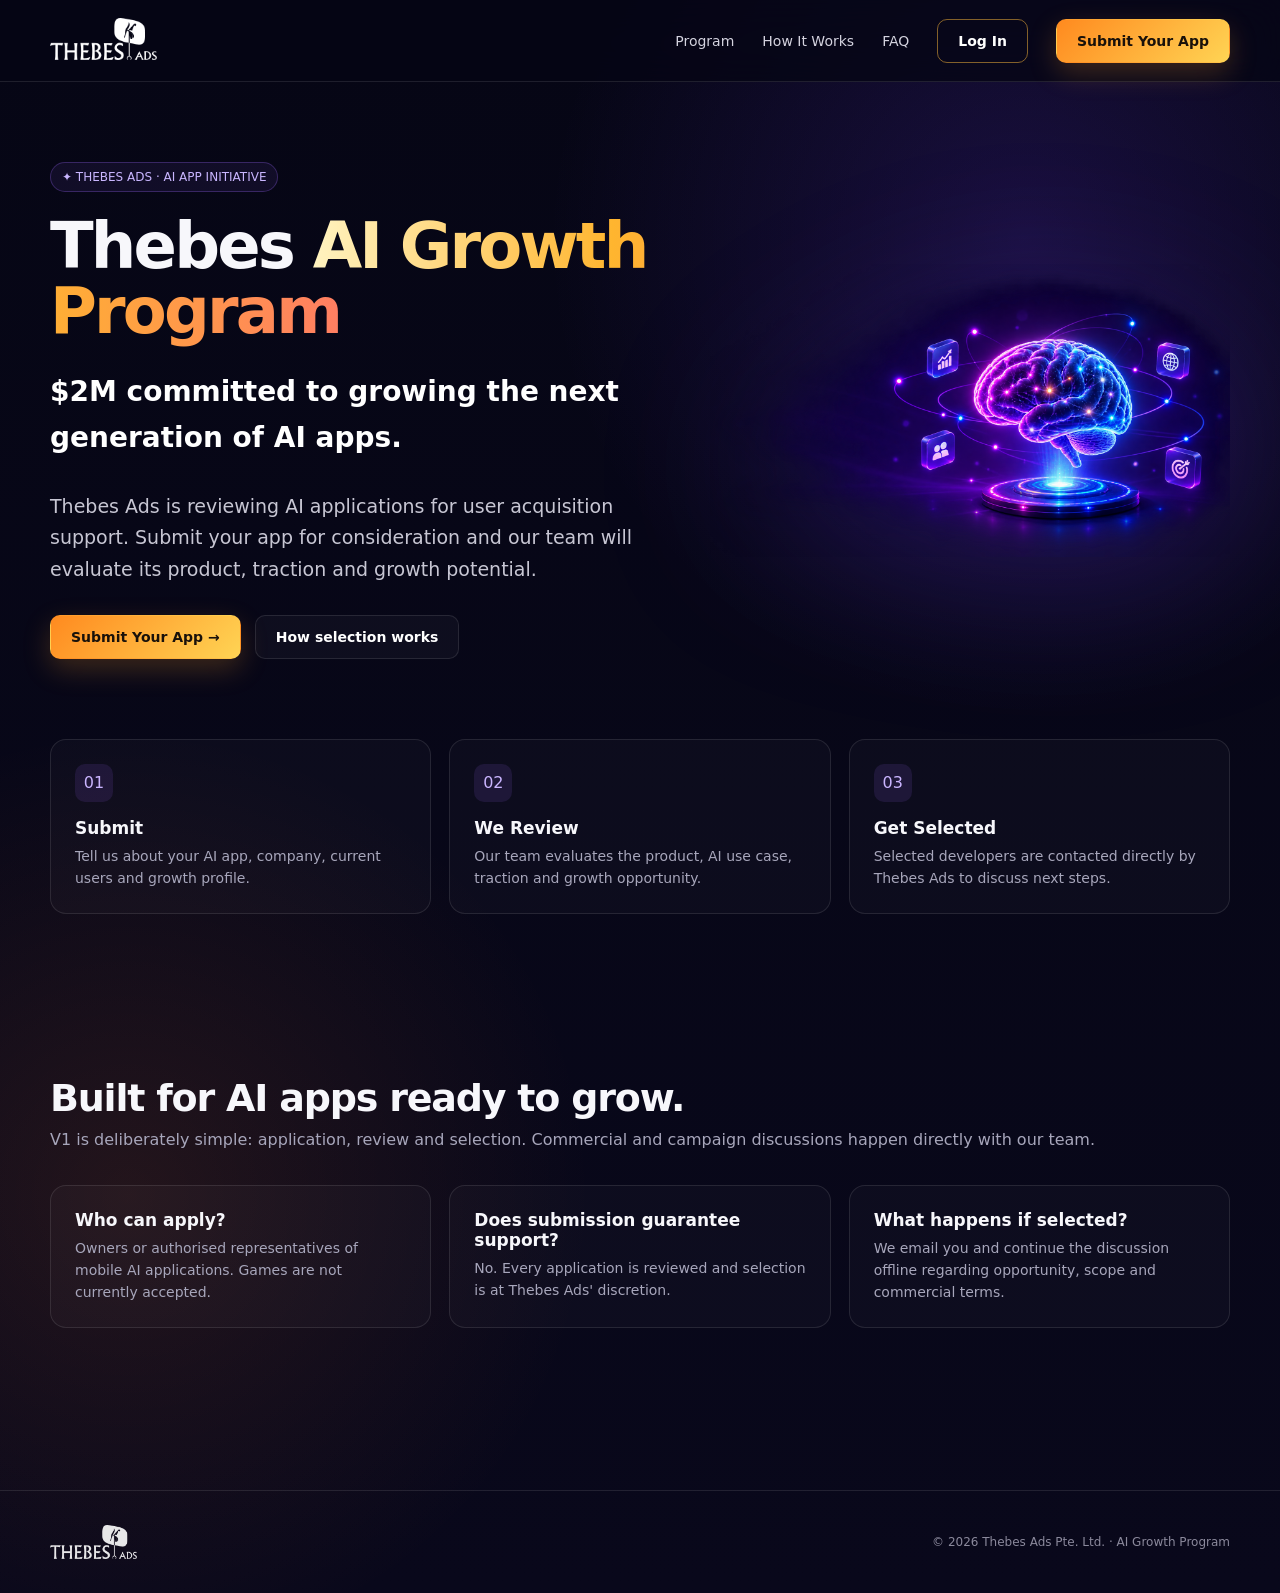
<file: index.html>
<!doctype html><html lang="en"><head><meta charset="utf-8"><meta name="viewport" content="width=device-width,initial-scale=1"><title>Thebes AI Growth Program</title><meta name="description" content="Thebes Ads AI Growth Program — submit your AI app for user acquisition consideration."><link rel="stylesheet" href="/styles.css"></head><body>
<header class="nav"><div class="container nav-inner"><a href="/"><img class="logo" src="/assets/thebes-logo.png" alt="Thebes Ads"></a><nav class="nav-links"><a href="#program">Program</a><a href="#how">How It Works</a><a href="#faq">FAQ</a><a href="/login.html" class="btn btn-outline">Log In</a><a href="/signup.html" class="btn btn-primary nav-cta">Submit Your App</a></nav></div></header>
<main><section class="container hero" id="program"><div><div class="eyebrow">✦ THEBES ADS · AI APP INITIATIVE</div><h1>Thebes <span class="gradient-text">AI Growth Program</span></h1><p><strong style="font-size:28px;color:#fff">$2M committed to growing the next generation of AI apps.</strong></p><p>Thebes Ads is reviewing AI applications for user acquisition support. Submit your app for consideration and our team will evaluate its product, traction and growth potential.</p><div class="hero-actions"><a class="btn btn-primary" href="/signup.html">Submit Your App →</a><a class="btn btn-ghost" href="#how">How selection works</a></div></div><div class="hero-art"><img class="hero-ai-image" src="/assets/ai-growth-hero.png" alt="AI growth illustration"></div></section>
<section class="container how" id="how"><article class="step"><div class="num">01</div><h3>Submit</h3><p>Tell us about your AI app, company, current users and growth profile.</p></article><article class="step"><div class="num">02</div><h3>We Review</h3><p>Our team evaluates the product, AI use case, traction and growth opportunity.</p></article><article class="step"><div class="num">03</div><h3>Get Selected</h3><p>Selected developers are contacted directly by Thebes Ads to discuss next steps.</p></article></section>
<section class="section" id="faq"><div class="container"><h2 class="section-title">Built for AI apps ready to grow.</h2><p class="section-sub">V1 is deliberately simple: application, review and selection. Commercial and campaign discussions happen directly with our team.</p><div class="how"><article class="step"><h3>Who can apply?</h3><p>Owners or authorised representatives of mobile AI applications. Games are not currently accepted.</p></article><article class="step"><h3>Does submission guarantee support?</h3><p>No. Every application is reviewed and selection is at Thebes Ads' discretion.</p></article><article class="step"><h3>What happens if selected?</h3><p>We email you and continue the discussion offline regarding opportunity, scope and commercial terms.</p></article></div></div></section></main>
<footer class="footer"><div class="container footer-inner"><img class="logo" src="/assets/thebes-logo.png" alt="Thebes Ads"><div>© 2026 Thebes Ads Pte. Ltd. · AI Growth Program</div></div></footer></body></html>
</file>
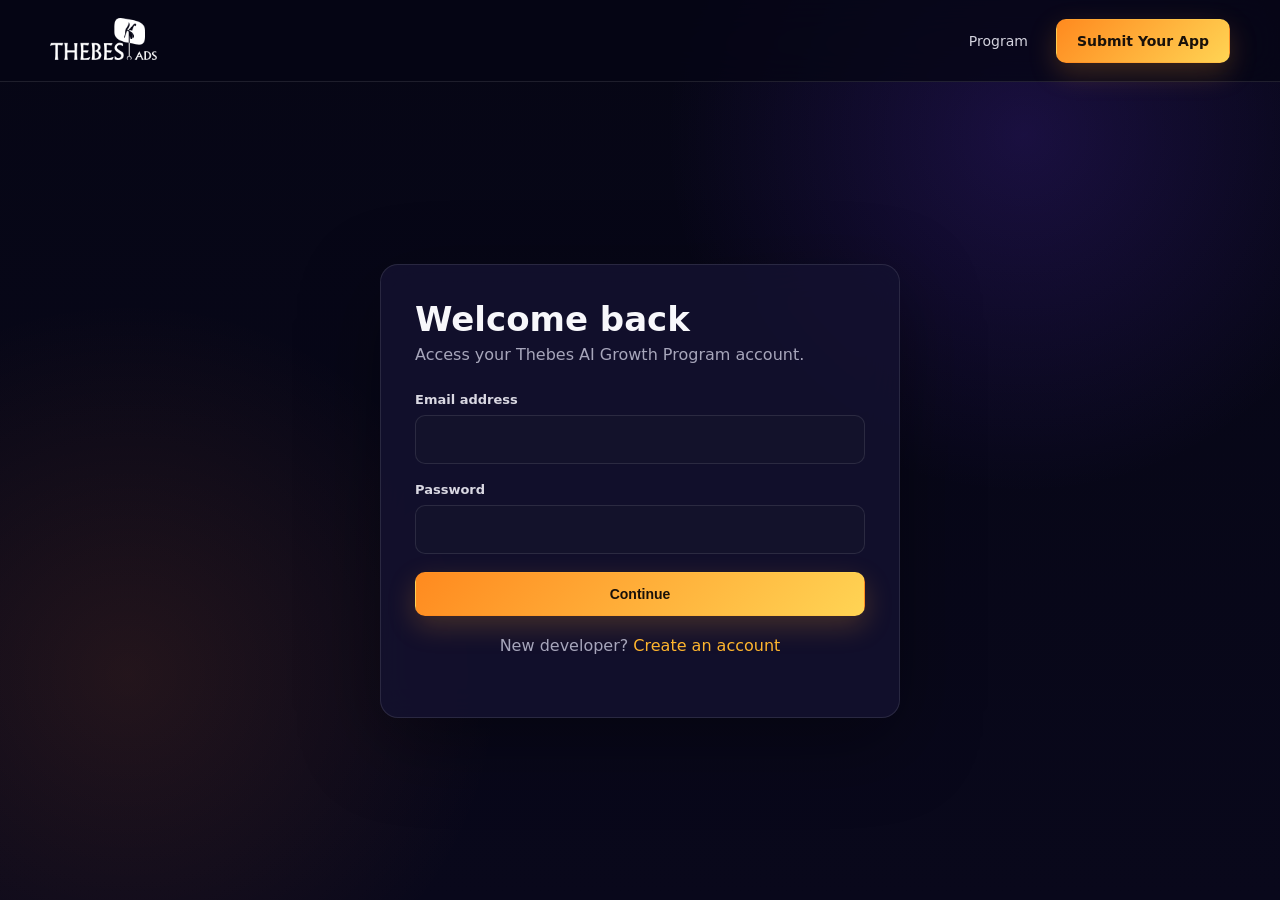
<file: admin-application.html>
<!doctype html><html><head><meta charset="utf-8"><meta name="viewport" content="width=device-width,initial-scale=1"><title>Review Application · Thebes Ads</title><link rel="stylesheet" href="/styles.css"></head><body><header class="nav"><div class="container nav-inner"><a href="/"><img class="logo" src="/assets/thebes-logo.png" alt="Thebes Ads"></a><nav class="nav-links"><span data-user-name></span><button class="btn btn-outline" onclick="Thebes.logout()">Log out</button></nav></div></header><div class="app-layout"><aside class="sidebar"><div class="side-label">ADMIN PANEL</div><a class="side-link active" href="/admin.html">▣ Applications</a><a class="side-link" href="/admin-developers.html">◉ Developers</a><a class="side-link" href="/">⌂ Public Program</a></aside><main class="main"><div class="page-head"><div><h1 id="title">Review Application</h1><p>Developer submission and internal review controls.</p></div><a class="btn btn-ghost" href="/admin.html">← Applications</a></div><div class="success"></div><div class="error"></div><div class="review-panel"><section class="glass card" id="detail"></section><aside class="glass card"><h2 style="margin-top:0">Thebes Review</h2><div class="field"><label>Status</label><select id="reviewStatus" class="select"><option>Submitted</option><option>Under Review</option><option>More Info</option><option>Selected</option><option>Not Selected</option></select></div><div class="field"><label>Internal notes</label><textarea id="notes" class="textarea" placeholder="Visible only to Thebes"></textarea></div><button class="btn btn-primary full" id="save">Save Review</button><p class="hint">Changing status to <b>Selected</b> sends the developer a selection email automatically.</p></aside></div></main></div><script src="/config.js"></script><script src="/app.js"></script><script>
let app;const id=new URLSearchParams(location.search).get('id');async function load(){await Thebes.requireUser('admin');const d=await Thebes.api('/admin/applications/detail.php?id='+encodeURIComponent(id));app=d.application;document.getElementById('title').textContent=app.app_name;document.getElementById('reviewStatus').value=app.status;document.getElementById('notes').value=app.internal_notes||'';document.getElementById('detail').innerHTML=`<h2 style="margin-top:0">${Thebes.escapeHtml(app.app_name)}</h2><div class="detail-list"><div class="detail"><small>Developer</small><strong><a class="text-link" href="/admin-developer.html?id=${app.user_id||''}">${Thebes.escapeHtml(app.full_name)} · ${Thebes.escapeHtml(app.company_name)}</a></strong></div><div class="detail"><small>Email</small><strong>${Thebes.escapeHtml(app.email)}</strong></div><div class="detail"><small>Platform</small><strong>${Thebes.escapeHtml(app.platform)}</strong></div><div class="detail"><small>Category</small><strong>${Thebes.escapeHtml(app.category)}</strong></div><div class="detail"><small>Store</small><strong><a class="text-link" target="_blank" href="${Thebes.escapeHtml(app.store_url)}">Open listing ↗</a></strong></div><div class="detail"><small>Package</small><strong>${Thebes.escapeHtml(app.package_name||'—')}</strong></div><div class="detail"><small>MAU</small><strong>${Thebes.escapeHtml(app.mau||'—')}</strong></div><div class="detail"><small>Monthly installs</small><strong>${Thebes.escapeHtml(app.monthly_installs||'—')}</strong></div><div class="detail"><small>Business model</small><strong>${Thebes.escapeHtml(app.business_model||'—')}</strong></div><div class="detail"><small>UA spend</small><strong>${Thebes.escapeHtml(app.ua_spend||'—')}</strong></div></div><div class="detail"><small>Description</small><strong>${Thebes.escapeHtml(app.description)}</strong></div><div class="detail"><small>How AI is used</small><strong>${Thebes.escapeHtml(app.ai_usage)}</strong></div><div class="detail"><small>Additional info</small><strong>${Thebes.escapeHtml(app.additional_info||'—')}</strong></div>`}
document.getElementById('save').onclick=async()=>{const b=document.getElementById('save');b.disabled=true;try{await Thebes.api('/admin/applications/detail.php?id='+encodeURIComponent(id),{method:'PATCH',body:JSON.stringify({status:document.getElementById('reviewStatus').value,internal_notes:document.getElementById('notes').value})});Thebes.showMessage('success','Review saved. Developer email sent if this was a new selection.');await load()}catch(e){Thebes.showMessage('error',e.message)}finally{b.disabled=false}};load();
</script></body></html>
</file>
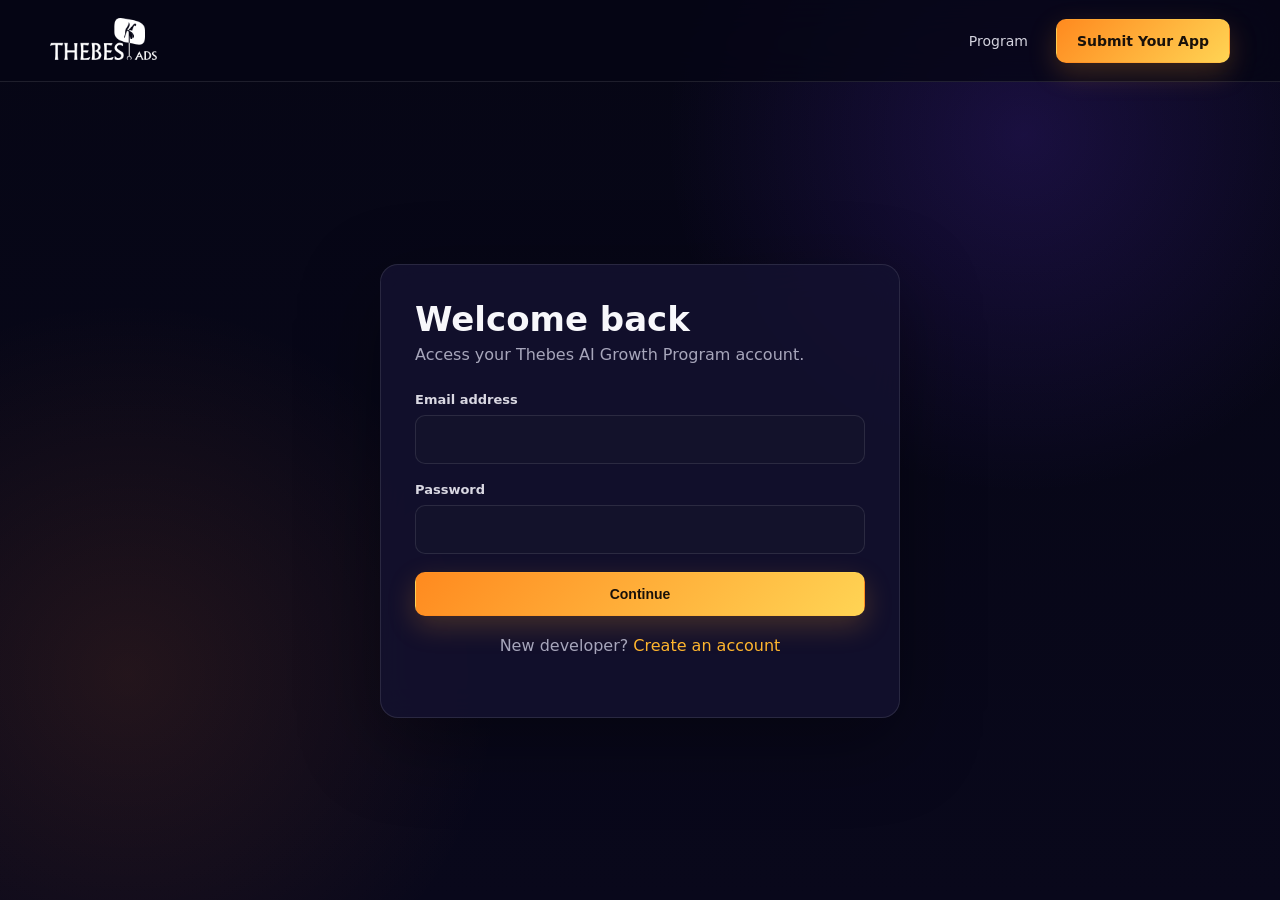
<file: admin-developer.html>
<!doctype html><html><head><meta charset="utf-8"><meta name="viewport" content="width=device-width,initial-scale=1"><title>Developer · Thebes AI Growth Program</title><link rel="stylesheet" href="/styles.css"></head><body><header class="nav"><div class="container nav-inner"><a href="/"><img class="logo" src="/assets/thebes-logo.png" alt="Thebes Ads"></a><nav class="nav-links"><span>Admin · <b data-user-name></b></span><button class="btn btn-outline" onclick="Thebes.logout()">Log out</button></nav></div></header><div class="app-layout"><aside class="sidebar"><div class="side-label">ADMIN PANEL</div><a class="side-link" href="/admin.html">▣ Applications</a><a class="side-link active" href="/admin-developers.html">◉ Developers</a><a class="side-link" href="/">⌂ Public Program</a></aside><main class="main"><div class="page-head"><div><h1 id="developerTitle">Developer</h1><p>Developer account, company and application history.</p></div><a class="btn btn-ghost" href="/admin-developers.html">← Developers</a></div><div class="success"></div><div class="error"></div><div class="developer-detail-grid"><section class="glass card"><div id="profile"></div></section><aside class="glass card"><h2 style="margin-top:0">Account</h2><div id="accountStatus"></div><button id="resend" class="btn btn-primary full" style="display:none">Resend Verification Email</button></aside></div><section class="glass card" style="margin-top:18px"><h2 style="margin-top:0">Applications</h2><div class="table-wrap"><table class="table"><thead><tr><th>App</th><th>Platform</th><th>Status</th><th>Submitted</th><th>Action</th></tr></thead><tbody id="apps"></tbody></table></div></section></main></div><script src="/config.js"></script><script src="/app.js"></script><script>
const id=new URLSearchParams(location.search).get('id');let developer;
function fmt(v){return v?new Date(v).toLocaleString():'—'}
async function load(){await Thebes.requireUser('admin');const d=await Thebes.api('/admin/developers/detail.php?id='+encodeURIComponent(id));developer=d.developer;document.getElementById('developerTitle').textContent=developer.full_name||developer.email;document.getElementById('profile').innerHTML=`<h2 style="margin-top:0">${Thebes.escapeHtml(developer.full_name||'—')}</h2><div class="detail-list"><div class="detail"><small>Company</small><strong>${Thebes.escapeHtml(developer.company_name||'—')}</strong></div><div class="detail"><small>Work email</small><strong>${Thebes.escapeHtml(developer.email)}</strong></div><div class="detail"><small>Country</small><strong>${Thebes.escapeHtml(developer.country||'—')}</strong></div><div class="detail"><small>Joined</small><strong>${fmt(developer.created_at)}</strong></div><div class="detail"><small>Email verified</small><strong>${fmt(developer.email_verified_at)}</strong></div><div class="detail"><small>Last login</small><strong>${fmt(developer.last_login_at)}</strong></div><div class="detail"><small>Signup IP</small><strong>${Thebes.escapeHtml(developer.signup_ip||'—')}</strong></div><div class="detail"><small>Account status</small><strong>${Thebes.escapeHtml(developer.account_status||'Active')}</strong></div></div>`;document.getElementById('accountStatus').innerHTML=developer.email_verified_at?'<div class="account-state good"><span class="badge verified">Verified</span><p>This developer has verified their company email.</p></div>':'<div class="account-state warn"><span class="badge pending">Pending verification</span><p>This developer has not yet verified their company email.</p></div>';const resend=document.getElementById('resend');resend.style.display=developer.email_verified_at?'none':'inline-flex';document.getElementById('apps').innerHTML=(d.applications||[]).length?(d.applications||[]).map(a=>`<tr><td><strong>${Thebes.escapeHtml(a.app_name)}</strong></td><td>${Thebes.escapeHtml(a.platform)}</td><td><span class="badge ${Thebes.statusClass(a.status)}">${Thebes.escapeHtml(a.status)}</span></td><td>${new Date(a.submitted_at||a.created_at).toLocaleDateString()}</td><td><a class="btn btn-ghost btn-small" href="/admin-application.html?id=${a.id}">Review</a></td></tr>`).join(''):'<tr><td colspan="5"><div class="empty compact">No applications submitted yet.</div></td></tr>'}
document.getElementById('resend').onclick=async()=>{const b=document.getElementById('resend');b.disabled=true;b.textContent='Sending…';try{await Thebes.api('/admin/developers/resend-verification.php',{method:'POST',body:JSON.stringify({user_id:id})});Thebes.showMessage('success','Verification email resent successfully.')}catch(e){Thebes.showMessage('error',e.message)}finally{b.disabled=false;b.textContent='Resend Verification Email'}};load();
</script></body></html>
</file>
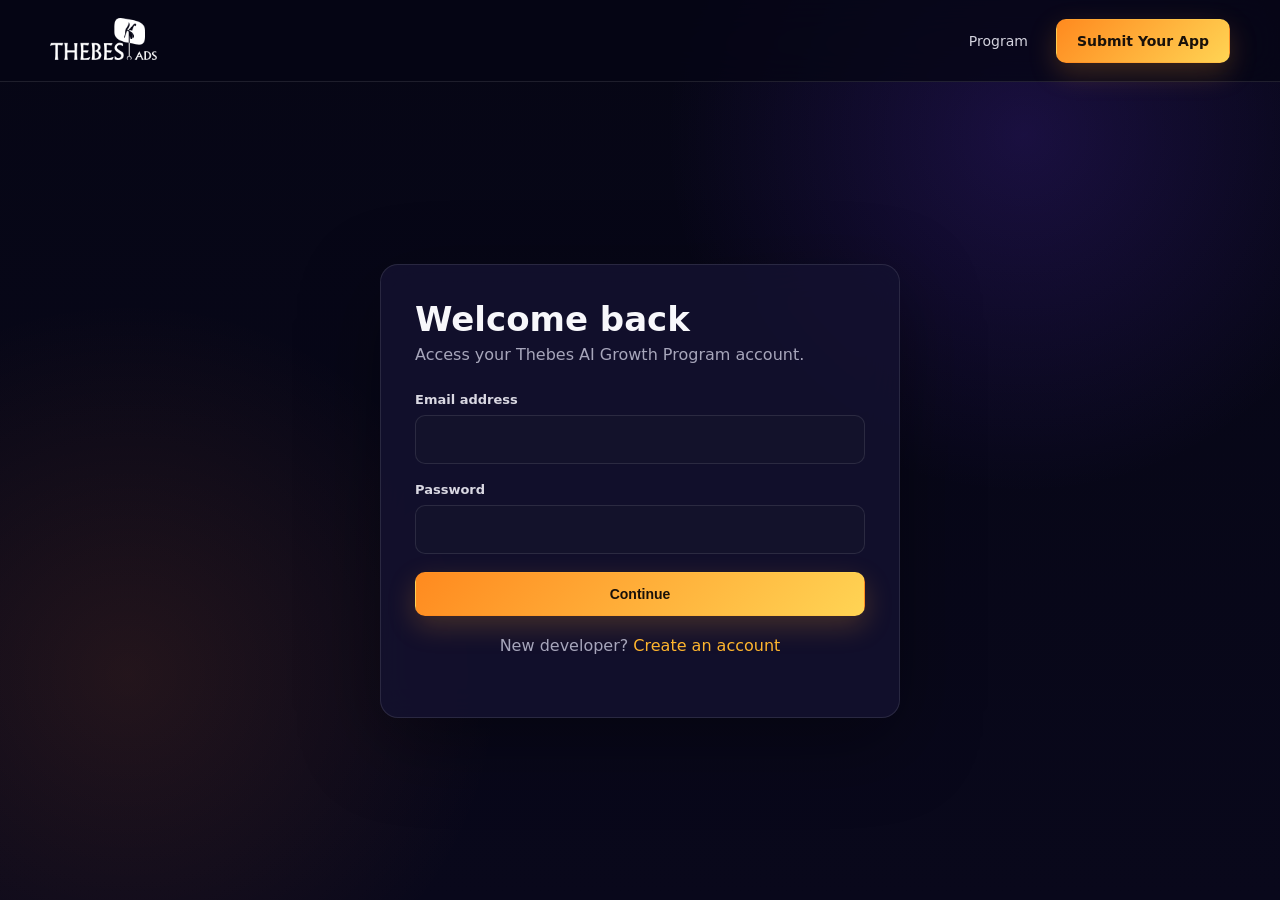
<file: admin-developers.html>
<!doctype html><html><head><meta charset="utf-8"><meta name="viewport" content="width=device-width,initial-scale=1"><title>Developers · Thebes AI Growth Program</title><link rel="stylesheet" href="/styles.css"></head><body><header class="nav"><div class="container nav-inner"><a href="/"><img class="logo" src="/assets/thebes-logo.png" alt="Thebes Ads"></a><nav class="nav-links"><span>Admin · <b data-user-name></b></span><button class="btn btn-outline" onclick="Thebes.logout()">Log out</button></nav></div></header><div class="app-layout"><aside class="sidebar"><div class="side-label">ADMIN PANEL</div><a class="side-link" href="/admin.html">▣ Applications</a><a class="side-link active" href="/admin-developers.html">◉ Developers</a><a class="side-link" href="/">⌂ Public Program</a></aside><main class="main"><div class="page-head"><div><h1>Developers</h1><p>All registered developers, companies and email verification status.</p></div></div><div class="success"></div><div class="error"></div><div class="stats stats-4" id="developerStats"></div><section class="glass card"><div class="filters"><input id="search" class="input" placeholder="Search name, company, email or country"><select id="verification" class="select"><option value="">All verification</option><option value="verified">Verified</option><option value="pending">Pending</option></select></div><div class="table-wrap"><table class="table developer-table"><thead><tr><th>Name</th><th>Company</th><th>Work Email</th><th>Country</th><th>Verification</th><th>Apps</th><th>Joined</th><th>Action</th></tr></thead><tbody id="developerRows"></tbody></table></div></section></main></div><script src="/config.js"></script><script src="/app.js"></script><script>
let developers=[];
function verificationBadge(d){return d.email_verified_at?'<span class="badge verified">Verified</span>':'<span class="badge pending">Pending</span>'}
function render(){const q=document.getElementById('search').value.trim().toLowerCase();const v=document.getElementById('verification').value;const filtered=developers.filter(d=>{const hay=[d.full_name,d.company_name,d.email,d.country].join(' ').toLowerCase();const verified=!!d.email_verified_at;return(!q||hay.includes(q))&&(!v||(v==='verified'&&verified)||(v==='pending'&&!verified))});document.getElementById('developerRows').innerHTML=filtered.length?filtered.map(d=>`<tr><td><strong>${Thebes.escapeHtml(d.full_name||'—')}</strong></td><td>${Thebes.escapeHtml(d.company_name||'—')}</td><td>${Thebes.escapeHtml(d.email)}</td><td>${Thebes.escapeHtml(d.country||'—')}</td><td>${verificationBadge(d)}${d.email_verified_at?`<div class="hint">${new Date(d.email_verified_at).toLocaleString()}</div>`:''}</td><td>${Number(d.application_count||0)}</td><td>${new Date(d.created_at).toLocaleDateString()}</td><td><div class="row-actions"><a class="btn btn-ghost btn-small" href="/admin-developer.html?id=${d.id}">View</a>${!d.email_verified_at?`<button class="btn btn-outline btn-small resend" data-id="${d.id}" data-email="${Thebes.escapeHtml(d.email)}">Resend</button>`:''}</div></td></tr>`).join(''):'<tr><td colspan="8"><div class="empty compact">No developers match these filters.</div></td></tr>';document.querySelectorAll('.resend').forEach(btn=>btn.onclick=()=>resend(btn))}
async function resend(btn){const email=btn.dataset.email;if(!confirm(`Resend verification email to ${email}?`))return;btn.disabled=true;const old=btn.textContent;btn.textContent='Sending…';try{await Thebes.api('/admin/developers/resend-verification.php',{method:'POST',body:JSON.stringify({user_id:btn.dataset.id})});Thebes.showMessage('success',`Verification email resent to ${email}.`)}catch(e){Thebes.showMessage('error',e.message)}finally{btn.disabled=false;btn.textContent=old}}
(async()=>{await Thebes.requireUser('admin');const d=await Thebes.api('/admin/developers/index.php');developers=d.developers||[];const verified=developers.filter(x=>x.email_verified_at).length;const pending=developers.length-verified;const withApps=developers.filter(x=>Number(x.application_count||0)>0).length;document.getElementById('developerStats').innerHTML=[['Developers',developers.length],['Verified',verified],['Pending',pending],['With Applications',withApps]].map(([l,n])=>`<div class="glass stat"><b>${n}</b><span>${l}</span></div>`).join('');render()})();document.getElementById('search').oninput=render;document.getElementById('verification').onchange=render;
</script></body></html>
</file>
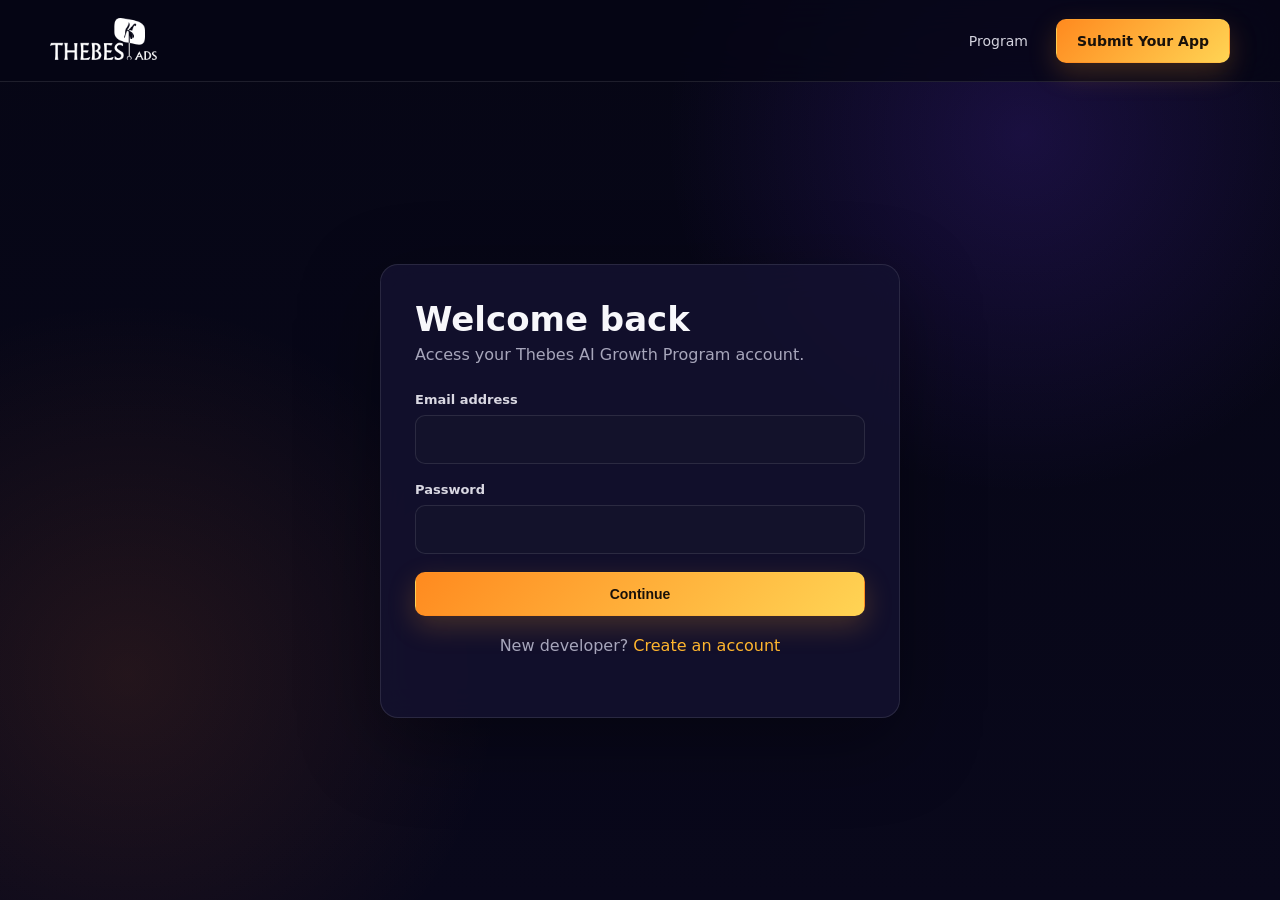
<file: admin.html>
<!doctype html><html><head><meta charset="utf-8"><meta name="viewport" content="width=device-width,initial-scale=1"><title>Admin · Thebes AI Growth Program</title><link rel="stylesheet" href="/styles.css"></head><body><header class="nav"><div class="container nav-inner"><a href="/"><img class="logo" src="/assets/thebes-logo.png" alt="Thebes Ads"></a><nav class="nav-links"><span>Admin · <b data-user-name></b></span><button class="btn btn-outline" onclick="Thebes.logout()">Log out</button></nav></div></header><div class="app-layout"><aside class="sidebar"><div class="side-label">ADMIN PANEL</div><a class="side-link active" href="/admin.html">▣ Applications</a><a class="side-link" href="/admin-developers.html">◉ Developers</a><a class="side-link" href="/">⌂ Public Program</a></aside><main class="main"><div class="page-head"><div><h1>Applications</h1><p>Review and select AI apps submitted to the program.</p></div></div><div class="stats" id="stats"></div><section class="glass card"><div class="filters"><input id="search" class="input" placeholder="Search app or company"><select id="status" class="select"><option value="">All statuses</option><option>Submitted</option><option>Under Review</option><option>More Info</option><option>Selected</option><option>Not Selected</option></select></div><div class="table-wrap"><table class="table"><thead><tr><th>App</th><th>Developer</th><th>Platform</th><th>Submitted</th><th>Status</th><th>Action</th></tr></thead><tbody id="rows"></tbody></table></div></section></main></div><script src="/config.js"></script><script src="/app.js"></script><script>
let all=[];function render(){const q=document.getElementById('search').value.toLowerCase();const s=document.getElementById('status').value;const rows=all.filter(a=>(!s||a.status===s)&&(!q||(a.app_name+a.company_name+a.email).toLowerCase().includes(q)));document.getElementById('rows').innerHTML=rows.map(a=>`<tr><td><strong>${Thebes.escapeHtml(a.app_name)}</strong><div class="hint">${Thebes.escapeHtml(a.category)}</div></td><td><a class="text-link" href="/admin-developer.html?id=${a.user_id||''}">${Thebes.escapeHtml(a.company_name)}</a><div class="hint">${Thebes.escapeHtml(a.email)}</div></td><td>${Thebes.escapeHtml(a.platform)}</td><td>${new Date(a.submitted_at||a.created_at).toLocaleDateString()}</td><td><span class="badge ${Thebes.statusClass(a.status)}">${Thebes.escapeHtml(a.status)}</span></td><td><a class="btn btn-ghost" href="/admin-application.html?id=${a.id}">Review</a></td></tr>`).join('')}
(async()=>{await Thebes.requireUser('admin');const d=await Thebes.api('/admin/applications/index.php');all=d.applications;const c=k=>all.filter(a=>a.status===k).length;document.getElementById('stats').innerHTML=[['Total',all.length],['Under Review',c('Under Review')],['Selected',c('Selected')],['Not Selected',c('Not Selected')],['More Info',c('More Info')]].map(([l,n])=>`<div class="glass stat"><b>${n}</b><span>${l}</span></div>`).join('');render()})();document.getElementById('search').oninput=render;document.getElementById('status').onchange=render;
</script></body></html>
</file>
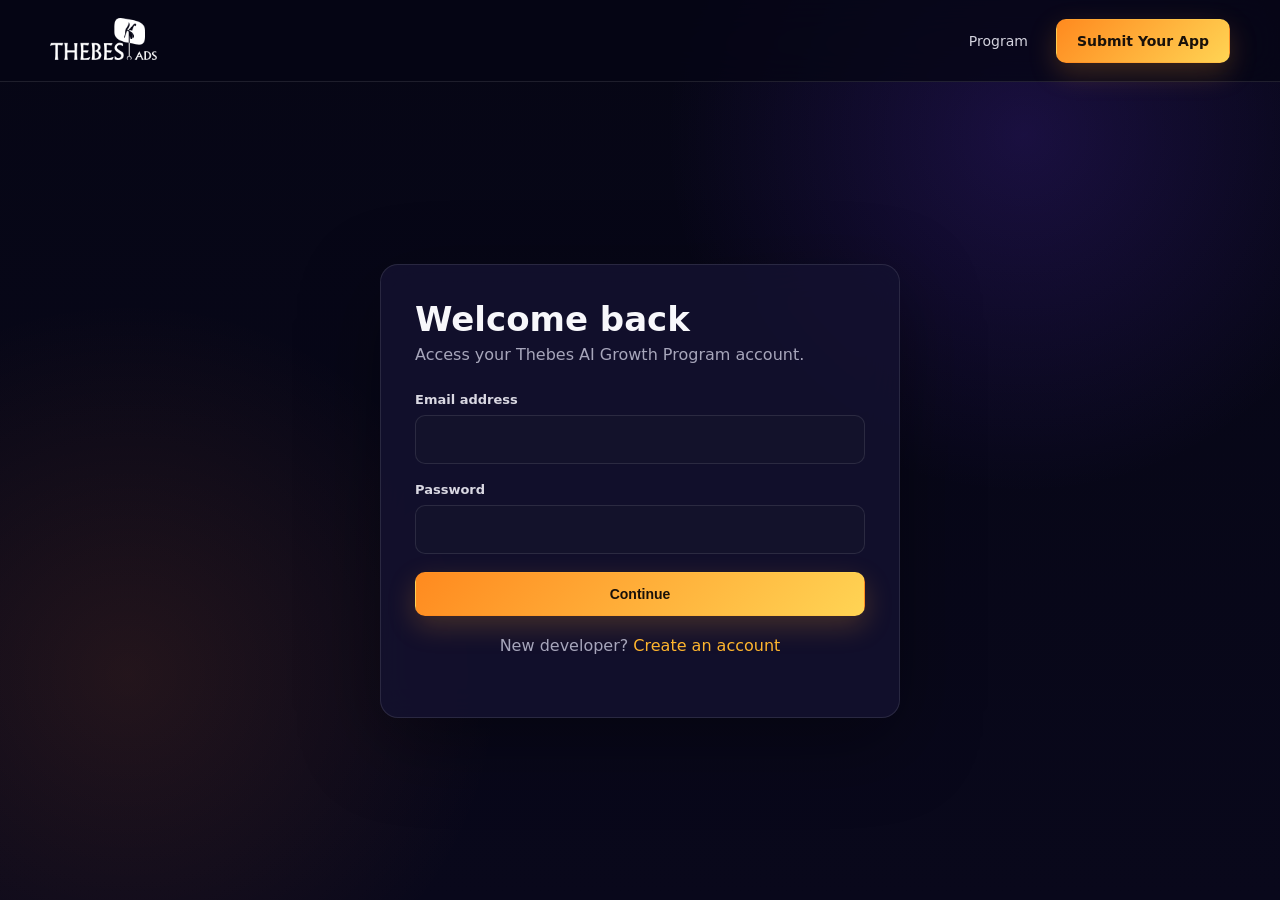
<file: application.html>
<!doctype html><html><head><meta charset="utf-8"><meta name="viewport" content="width=device-width,initial-scale=1"><title>Application · Thebes Ads</title><link rel="stylesheet" href="/styles.css"></head><body><header class="nav"><div class="container nav-inner"><a href="/"><img class="logo" src="/assets/thebes-logo.png"></a><nav class="nav-links"><span data-user-name></span><button class="btn btn-outline" onclick="Thebes.logout()">Log out</button></nav></div></header><div class="app-layout"><aside class="sidebar"><div class="side-label">DEVELOPER PORTAL</div><a class="side-link active" href="/dashboard.html">▣ My Applications</a><a class="side-link" href="/apply.html">＋ New Application</a></aside><main class="main"><div id="success" class="success"></div><div class="page-head"><div><h1 id="title">Application</h1><p>Submission details and current review status.</p></div><a class="btn btn-ghost" href="/dashboard.html">← My Applications</a></div><section class="glass card" id="detail"></section></main></div><script src="/config.js"></script><script src="/app.js"></script><script>
(async()=>{await Thebes.requireUser('developer');const id=new URLSearchParams(location.search).get('id');const d=await Thebes.api('/applications/detail.php?id='+encodeURIComponent(id));const a=d.application;document.getElementById('title').textContent=a.app_name; if(new URLSearchParams(location.search).get('submitted')){const s=document.getElementById('success');s.textContent='Application submitted successfully. A confirmation email has been sent.';s.classList.add('show')} document.getElementById('detail').innerHTML=`<div style="display:flex;justify-content:space-between;gap:20px;align-items:center;margin-bottom:20px"><div><div class="hint">CURRENT STATUS</div><span class="badge ${Thebes.statusClass(a.status)}">${Thebes.escapeHtml(a.status)}</span></div><div class="hint">Submitted ${new Date(a.submitted_at||a.created_at).toLocaleString()}</div></div><div class="detail-list"><div class="detail"><small>Platform</small><strong>${Thebes.escapeHtml(a.platform)}</strong></div><div class="detail"><small>Category</small><strong>${Thebes.escapeHtml(a.category)}</strong></div><div class="detail"><small>Store URL</small><strong><a style="color:var(--gold)" target="_blank" href="${Thebes.escapeHtml(a.store_url)}">Open store listing ↗</a></strong></div><div class="detail"><small>Package / Bundle</small><strong>${Thebes.escapeHtml(a.package_name||'—')}</strong></div><div class="detail"><small>Monthly active users</small><strong>${Thebes.escapeHtml(a.mau||'—')}</strong></div><div class="detail"><small>Monthly installs</small><strong>${Thebes.escapeHtml(a.monthly_installs||'—')}</strong></div><div class="detail"><small>Business model</small><strong>${Thebes.escapeHtml(a.business_model||'—')}</strong></div><div class="detail"><small>Paid UA</small><strong>${Thebes.escapeHtml(a.paid_ua||'—')}</strong></div></div><div class="detail"><small>Description</small><strong>${Thebes.escapeHtml(a.description)}</strong></div><div class="detail"><small>How AI is used</small><strong>${Thebes.escapeHtml(a.ai_usage)}</strong></div>`})().catch(console.error)
</script></body></html>
</file>
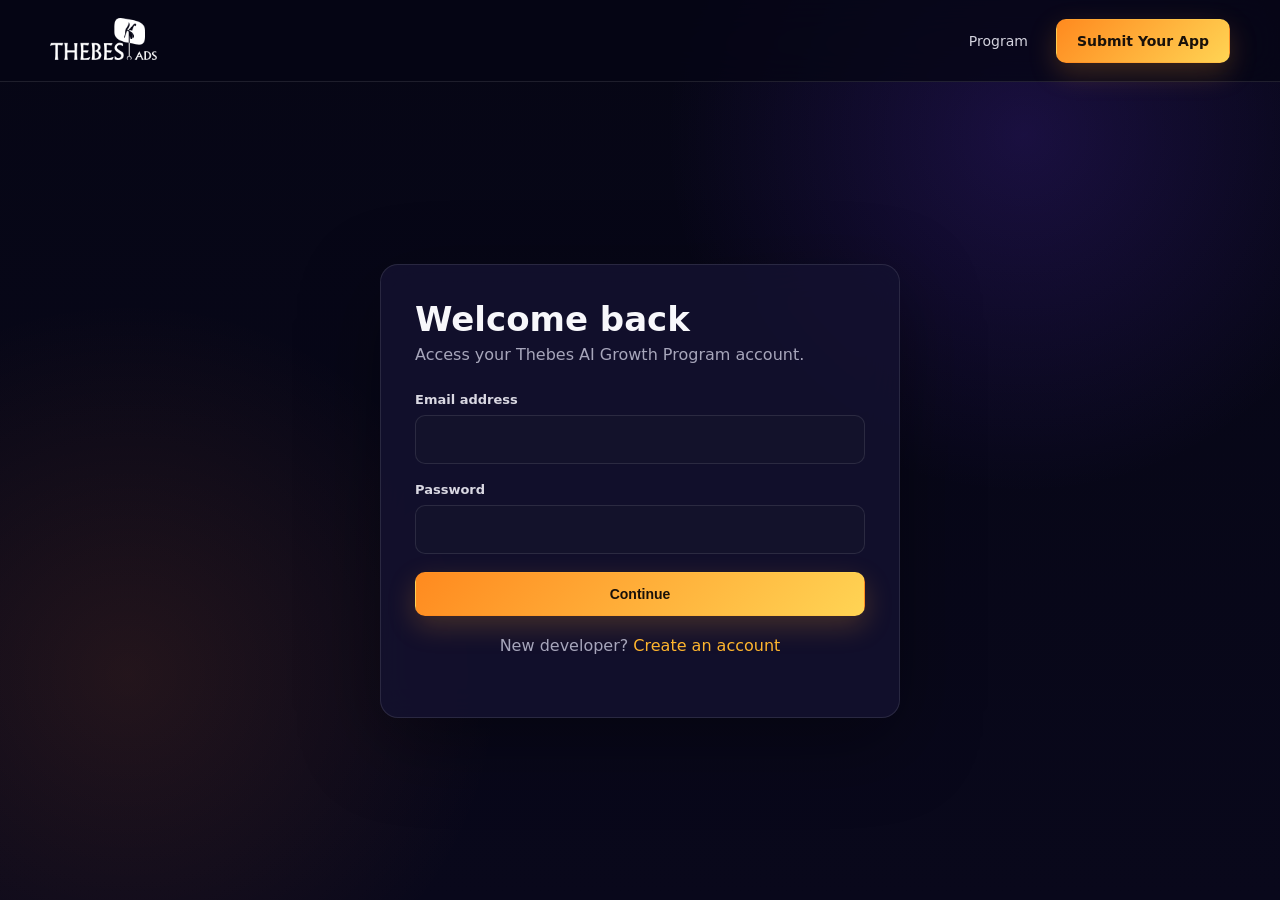
<file: apply.html>
<!doctype html><html><head><meta charset="utf-8"><meta name="viewport" content="width=device-width,initial-scale=1"><title>Submit App · Thebes Ads</title><link rel="stylesheet" href="/styles.css"></head><body><header class="nav"><div class="container nav-inner"><a href="/"><img class="logo" src="/assets/thebes-logo.png"></a><nav class="nav-links"><span data-user-name></span><button class="btn btn-outline" onclick="Thebes.logout()">Log out</button></nav></div></header><div class="app-layout"><aside class="sidebar"><div class="side-label">DEVELOPER PORTAL</div><a class="side-link" href="/dashboard.html">▣ My Applications</a><a class="side-link active" href="/apply.html">＋ New Application</a></aside><main class="main"><div class="page-head"><div><h1>Submit your AI app</h1><p>One focused application form. No SDK or ad account access required.</p></div></div><div class="error"></div><form id="applicationForm" class="application-form"><section class="glass form-section"><h2>App details</h2><div class="form-grid"><div class="field"><label>App name *</label><input class="input" name="app_name" required></div><div class="field"><label>Platform *</label><select class="select" name="platform" required><option value="">Select</option><option>Android</option><option>iOS</option><option>Both</option></select></div></div><div class="field"><label>Google Play / App Store URL *</label><input class="input" type="url" name="store_url" required></div><div class="form-grid"><div class="field"><label>Package name / Bundle ID</label><input class="input" name="package_name"></div><div class="field"><label>App website</label><input class="input" type="url" name="app_website"></div></div><div class="field"><label>AI app category *</label><select class="select" name="category" required><option value="">Select</option><option>AI Assistant</option><option>Productivity</option><option>Photo & Video</option><option>Content Creation</option><option>Education</option><option>Business</option><option>Health & Fitness</option><option>Finance</option><option>Utility</option><option>Lifestyle</option><option>Other</option></select></div><div class="field"><label>Describe your app *</label><textarea class="textarea" name="description" required></textarea></div><div class="field"><label>How is AI used in your app? *</label><textarea class="textarea" name="ai_usage" required></textarea></div></section><section class="glass form-section"><h2>Current business</h2><div class="form-grid"><div class="field"><label>Monthly active users</label><select class="select" name="mau"><option>Pre-launch</option><option>&lt;1,000</option><option>1K–10K</option><option>10K–100K</option><option>100K–1M</option><option>1M+</option></select></div><div class="field"><label>Monthly installs</label><select class="select" name="monthly_installs"><option>Pre-launch</option><option>&lt;1,000</option><option>1K–10K</option><option>10K–100K</option><option>100K–1M</option><option>1M+</option></select></div></div><div class="field"><label>Primary markets</label><input class="input" name="primary_markets" placeholder="e.g. US, UK, India"></div><div class="form-grid"><div class="field"><label>Business model</label><select class="select" name="business_model"><option>Free</option><option>Advertising</option><option>Subscription</option><option>In-app purchases</option><option>Hybrid</option></select></div><div class="field"><label>Running paid user acquisition?</label><select class="select" name="paid_ua"><option>No</option><option>Yes</option></select></div></div><div class="field"><label>Approx. monthly UA spend</label><select class="select" name="ua_spend"><option>Not currently spending</option><option>&lt;$1K</option><option>$1K–$10K</option><option>$10K–$50K</option><option>$50K–$100K</option><option>$100K+</option></select></div><div class="field"><label>Additional information</label><textarea class="textarea" name="additional_info" placeholder="Anything else you would like our review team to know"></textarea></div></section><section class="glass form-section"><label class="check"><input type="checkbox" required><span>I confirm that I own this app or am authorised to submit it on behalf of the owner.</span></label><div class="notice">Submitting an application does not guarantee selection or user acquisition support. Thebes Ads will contact selected applicants regarding potential next steps and commercial terms.</div><button class="btn btn-primary" type="submit">Submit for Review →</button></section></form></main></div><script src="/config.js"></script><script src="/app.js"></script><script>
(async()=>{await Thebes.requireUser('developer')})(); document.getElementById('applicationForm').addEventListener('submit', async e=>{e.preventDefault(); const btn=e.submitter;btn.disabled=true;btn.textContent='Submitting…';try{const f=Object.fromEntries(new FormData(e.target));const d=await Thebes.api('/applications/index.php',{method:'POST',body:JSON.stringify(f)});location.href='/application.html?id='+d.application.id+'&submitted=1'}catch(err){Thebes.showMessage('error',err.message);btn.disabled=false;btn.textContent='Submit for Review →'}})
</script></body></html>
</file>
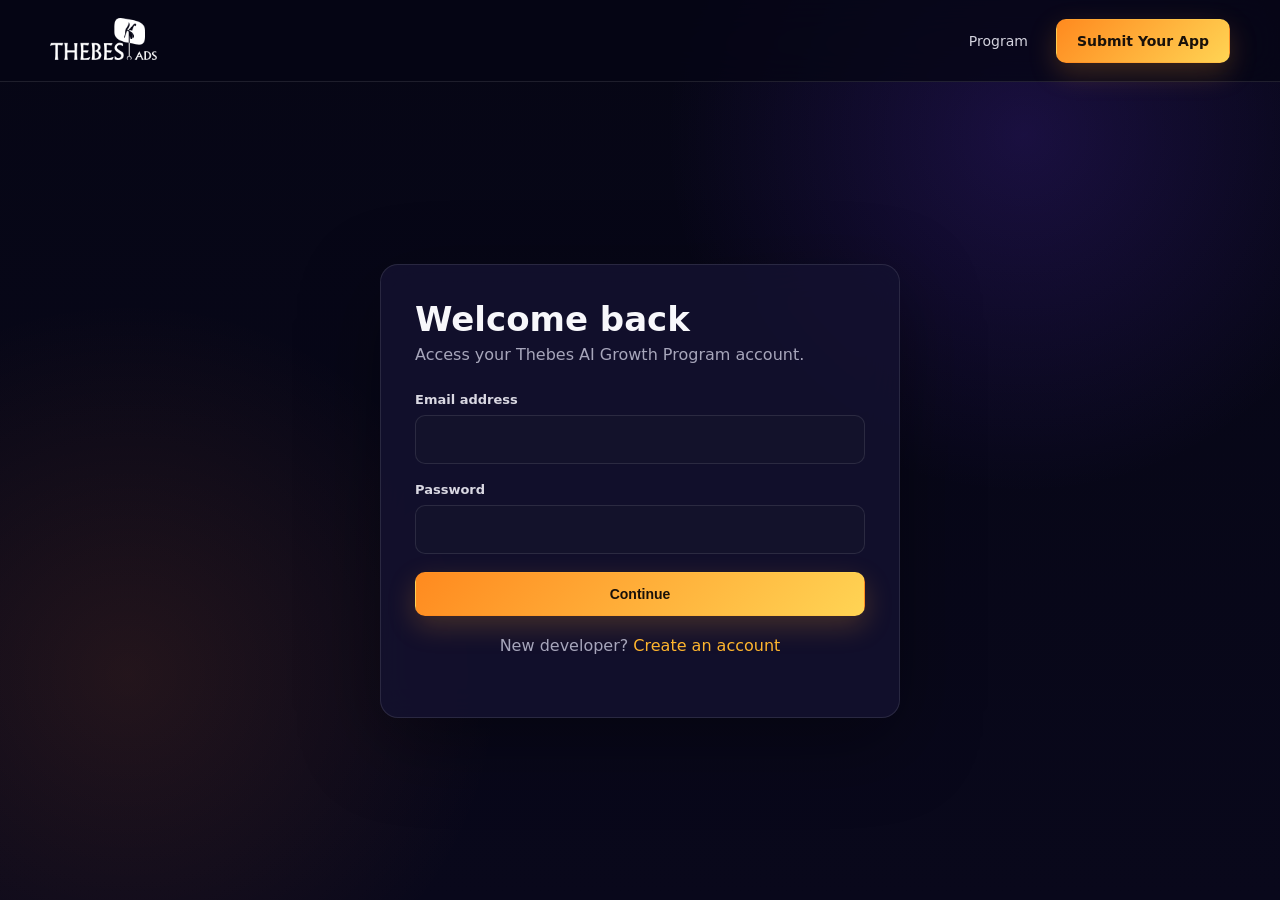
<file: dashboard.html>
<!doctype html><html><head><meta charset="utf-8"><meta name="viewport" content="width=device-width,initial-scale=1"><title>My Applications · Thebes Ads</title><link rel="stylesheet" href="/styles.css"></head><body><header class="nav"><div class="container nav-inner"><a href="/"><img class="logo" src="/assets/thebes-logo.png" alt="Thebes Ads"></a><nav class="nav-links"><span data-user-name></span><button class="btn btn-outline" onclick="Thebes.logout()">Log out</button></nav></div></header><div class="app-layout"><aside class="sidebar"><div class="side-label">DEVELOPER PORTAL</div><a class="side-link active" href="/dashboard.html">▣ My Applications</a><a class="side-link" href="/apply.html">＋ New Application</a><a class="side-link" href="/">⌂ Program</a></aside><main class="main"><div class="page-head"><div><h1>My Applications</h1><p>Manage and track your AI app submissions.</p></div><a class="btn btn-primary" href="/apply.html">＋ New Application</a></div><div class="glass card"><div class="tabs"><span class="tab active">All Applications</span></div><div class="table-wrap"><table class="table"><thead><tr><th>App Name</th><th>Platform</th><th>Submitted On</th><th>Status</th><th>Action</th></tr></thead><tbody id="apps"></tbody></table><div class="empty" id="empty" style="display:none">No applications yet.<br><br><a class="btn btn-primary" href="/apply.html">Submit your first app</a></div></div></div></main></div><script src="/config.js"></script><script src="/app.js"></script><script>
(async()=>{await Thebes.requireUser('developer'); const data=await Thebes.api('/applications/index.php'); const tbody=document.getElementById('apps'); if(!data.applications.length){document.getElementById('empty').style.display='block';return;} tbody.innerHTML=data.applications.map(a=>`<tr><td><strong>${Thebes.escapeHtml(a.app_name)}</strong><div class="hint">${Thebes.escapeHtml(a.package_name||'')}</div></td><td>${Thebes.escapeHtml(a.platform)}</td><td>${new Date(a.submitted_at||a.created_at).toLocaleDateString()}</td><td><span class="badge ${Thebes.statusClass(a.status)}">${Thebes.escapeHtml(a.status)}</span></td><td><a class="btn btn-ghost" href="/application.html?id=${a.id}">View</a></td></tr>`).join('')})().catch(console.error)
</script></body></html>
</file>
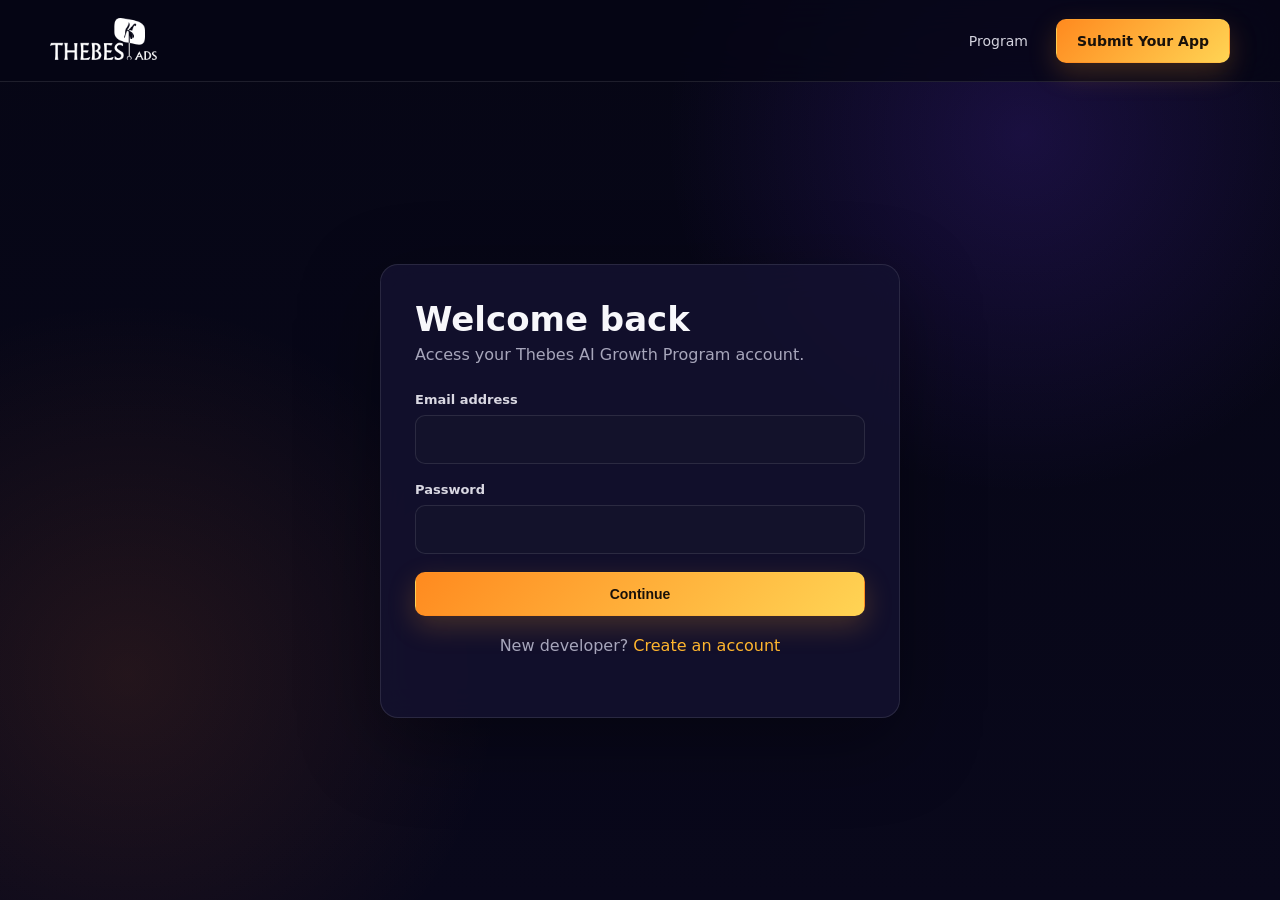
<file: login.html>
<!doctype html><html><head><meta charset="utf-8"><meta name="viewport" content="width=device-width,initial-scale=1"><title>Log in · Thebes AI Growth Program</title><link rel="stylesheet" href="/styles.css"></head><body><header class="nav"><div class="container nav-inner"><a href="/"><img class="logo" src="/assets/thebes-logo.png" alt="Thebes Ads"></a><nav class="nav-links"><a href="/">Program</a><a href="/signup.html" class="btn btn-primary">Submit Your App</a></nav></div></header><main class="auth-shell"><section class="glass auth-card"><h1>Welcome back</h1><p>Access your Thebes AI Growth Program account.</p><div class="error"></div><div class="success"></div><form id="loginForm"><div class="field"><label>Email address</label><input class="input" type="email" name="email" autocomplete="email" required></div><div class="field"><label>Password</label><input class="input" type="password" name="password" autocomplete="current-password" required></div><button class="btn btn-primary full">Continue</button></form><p style="margin-top:20px;text-align:center">New developer? <a href="/signup.html" style="color:var(--gold)">Create an account</a></p></section></main><script src="/config.js"></script><script src="/app.js"></script><script>
const qs=new URLSearchParams(location.search);if(qs.get('verified')==='1')Thebes.showMessage('success','Email verified successfully. You can now sign in.');
document.getElementById('loginForm').addEventListener('submit', async e=>{e.preventDefault(); const btn=e.submitter;const f=Object.fromEntries(new FormData(e.target));btn.disabled=true;try{const d=await Thebes.api('/auth/login.php',{method:'POST',body:JSON.stringify(f)}); location.href=d.user.role==='admin'?'/admin.html':'/dashboard.html';}catch(err){Thebes.showMessage('error',err.message);btn.disabled=false;}})
</script></body></html>
</file>
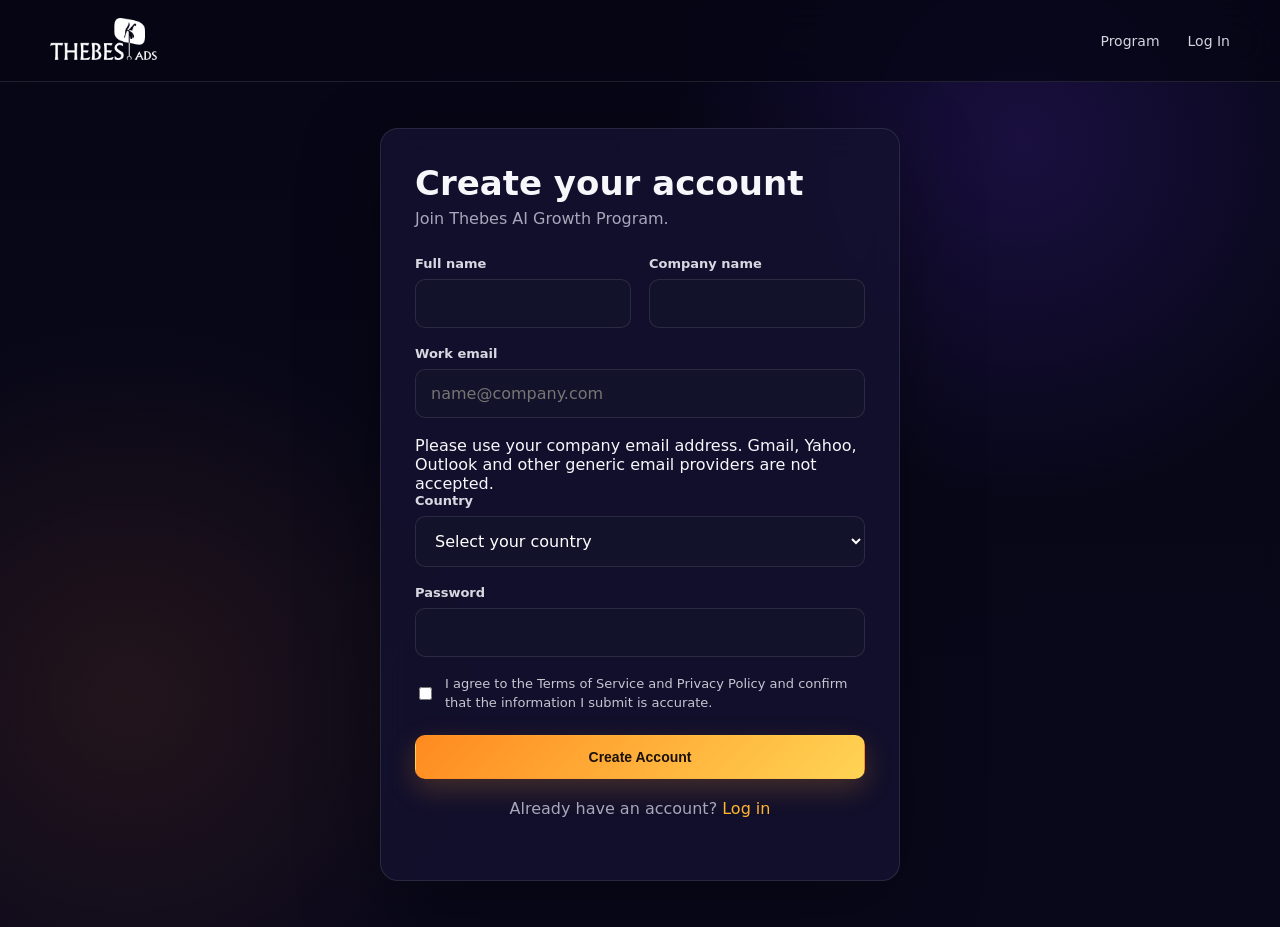
<file: signup.html>
<!doctype html><html><head><meta charset="utf-8"><meta name="viewport" content="width=device-width,initial-scale=1"><title>Create account · Thebes AI Growth Program</title><link rel="stylesheet" href="/styles.css"></head><body><header class="nav"><div class="container nav-inner"><a href="/"><img class="logo" src="/assets/thebes-logo.png" alt="Thebes Ads"></a><nav class="nav-links"><a href="/">Program</a><a href="/login.html">Log In</a></nav></div></header><main class="auth-shell"><section class="glass auth-card"><h1>Create your account</h1><p>Join Thebes AI Growth Program.</p><div class="error"></div><div class="success"></div><div id="verificationBox" class="verification-box" hidden></div><form id="signupForm"><div class="form-grid"><div class="field"><label>Full name</label><input class="input" name="full_name" autocomplete="name" required></div><div class="field"><label>Company name</label><input class="input" name="company_name" autocomplete="organization" required></div></div><div class="field"><label>Work email</label><input class="input" type="email" name="email" autocomplete="email" placeholder="name@company.com" required></div><div class="field-note">Please use your company email address. Gmail, Yahoo, Outlook and other generic email providers are not accepted.</div><div class="field"><label>Country</label><select class="select" name="country" id="country" required><option value="">Select your country</option></select></div><div class="field"><label>Password</label><input class="input" type="password" name="password" minlength="8" autocomplete="new-password" required></div><label class="check"><input type="checkbox" required><span>I agree to the Terms of Service and Privacy Policy and confirm that the information I submit is accurate.</span></label><button class="btn btn-primary full" type="submit">Create Account</button></form><p style="margin-top:20px;text-align:center">Already have an account? <a href="/login.html" style="color:var(--gold)">Log in</a></p></section></main><script src="/config.js"></script><script src="/app.js"></script><script>
const countries = ['Afghanistan','Albania','Algeria','Andorra','Angola','Antigua and Barbuda','Argentina','Armenia','Australia','Austria','Azerbaijan','Bahamas','Bahrain','Bangladesh','Barbados','Belarus','Belgium','Belize','Benin','Bhutan','Bolivia','Bosnia and Herzegovina','Botswana','Brazil','Brunei','Bulgaria','Burkina Faso','Burundi','Cabo Verde','Cambodia','Cameroon','Canada','Central African Republic','Chad','Chile','China','Colombia','Comoros','Congo (Democratic Republic)','Congo (Republic)','Costa Rica','Cote d’Ivoire','Croatia','Cuba','Cyprus','Czechia','Denmark','Djibouti','Dominica','Dominican Republic','Ecuador','Egypt','El Salvador','Equatorial Guinea','Eritrea','Estonia','Eswatini','Ethiopia','Fiji','Finland','France','Gabon','Gambia','Georgia','Germany','Ghana','Greece','Grenada','Guatemala','Guinea','Guinea-Bissau','Guyana','Haiti','Honduras','Hong Kong','Hungary','Iceland','India','Indonesia','Iran','Iraq','Ireland','Israel','Italy','Jamaica','Japan','Jordan','Kazakhstan','Kenya','Kiribati','Kuwait','Kyrgyzstan','Laos','Latvia','Lebanon','Lesotho','Liberia','Libya','Liechtenstein','Lithuania','Luxembourg','Macao','Madagascar','Malawi','Malaysia','Maldives','Mali','Malta','Marshall Islands','Mauritania','Mauritius','Mexico','Micronesia','Moldova','Monaco','Mongolia','Montenegro','Morocco','Mozambique','Myanmar','Namibia','Nauru','Nepal','Netherlands','New Zealand','Nicaragua','Niger','Nigeria','North Korea','North Macedonia','Norway','Oman','Pakistan','Palau','Palestine','Panama','Papua New Guinea','Paraguay','Peru','Philippines','Poland','Portugal','Qatar','Romania','Russia','Rwanda','Saint Kitts and Nevis','Saint Lucia','Saint Vincent and the Grenadines','Samoa','San Marino','Sao Tome and Principe','Saudi Arabia','Senegal','Serbia','Seychelles','Sierra Leone','Singapore','Slovakia','Slovenia','Solomon Islands','Somalia','South Africa','South Korea','South Sudan','Spain','Sri Lanka','Sudan','Suriname','Sweden','Switzerland','Syria','Taiwan','Tajikistan','Tanzania','Thailand','Timor-Leste','Togo','Tonga','Trinidad and Tobago','Tunisia','Turkey','Turkmenistan','Tuvalu','Uganda','Ukraine','United Arab Emirates','United Kingdom','United States','Uruguay','Uzbekistan','Vanuatu','Vatican City','Venezuela','Vietnam','Yemen','Zambia','Zimbabwe'];
const country = document.getElementById('country');
countries.forEach(c=>{const o=document.createElement('option');o.value=c;o.textContent=c;country.appendChild(o)});
document.getElementById('signupForm').addEventListener('submit', async e=>{
  e.preventDefault();
  const btn=e.submitter; const f=Object.fromEntries(new FormData(e.target));
  if(!Thebes.isCompanyEmail(f.email)){Thebes.showMessage('error','Please use your company work email. Generic email providers such as Gmail, Yahoo and Outlook are not accepted.');return;}
  btn.disabled=true;btn.textContent='Creating account…';
  try{
    const d=await Thebes.api('/auth/signup.php',{method:'POST',body:JSON.stringify(f)});
    e.target.hidden=true;
    const box=document.getElementById('verificationBox');box.hidden=false;
    box.innerHTML='<strong>Check your work email.</strong><br>We sent a verification link to '+Thebes.escapeHtml(f.email)+'. You must verify your email before you can sign in and access the developer portal.';
  }catch(err){Thebes.showMessage('error',err.message);btn.disabled=false;btn.textContent='Create Account';}
});
</script></body></html>
</file>
<file: styles.css>
:root {
  --bg: #070718;
  --bg-soft: #0d0c25;
  --panel: rgba(20, 18, 48, .82);
  --panel-2: rgba(28, 24, 58, .9);
  --line: rgba(255,255,255,.1);
  --text: #f7f7fb;
  --muted: #a7a6bb;
  --gold: #ffb62e;
  --gold-2: #ff8a1f;
  --purple: #9b66ff;
  --cyan: #75ddff;
  --green: #4fd28b;
  --red: #ff7083;
  --shadow: 0 24px 80px rgba(0,0,0,.35);
}
*{box-sizing:border-box}html{scroll-behavior:smooth}body{margin:0;font-family:Inter,ui-sans-serif,system-ui,-apple-system,BlinkMacSystemFont,"Segoe UI",sans-serif;background:
radial-gradient(circle at 80% 15%,rgba(113,58,255,.18),transparent 28%),
radial-gradient(circle at 10% 75%,rgba(255,128,46,.11),transparent 28%),
linear-gradient(180deg,#060615 0%,#09081b 100%);color:var(--text);min-height:100vh}
a{color:inherit;text-decoration:none}.container{width:min(1180px,calc(100% - 40px));margin:auto}.nav{height:82px;border-bottom:1px solid var(--line);display:flex;align-items:center;background:rgba(6,6,21,.78);backdrop-filter:blur(18px);position:sticky;top:0;z-index:20}.nav-inner{display:flex;align-items:center;justify-content:space-between;gap:24px}.logo{height:42px;width:auto}.nav-links{display:flex;align-items:center;gap:28px;color:#d4d3df;font-size:14px}.btn{appearance:none;border:1px solid transparent;border-radius:10px;padding:13px 20px;font-weight:700;cursor:pointer;transition:.2s ease;display:inline-flex;align-items:center;justify-content:center;gap:8px;font-size:14px}.btn:hover{transform:translateY(-1px)}.btn-primary{background:linear-gradient(135deg,var(--gold-2),#ffd454);color:#19110a;box-shadow:0 10px 28px rgba(255,160,36,.22)}.btn-outline{border-color:rgba(255,185,59,.5);background:transparent;color:#fff}.btn-ghost{border-color:var(--line);background:rgba(255,255,255,.03);color:#fff}.hero{min-height:620px;display:grid;grid-template-columns:1.08fr .92fr;align-items:center;gap:50px;padding:80px 0 70px}.eyebrow{display:inline-flex;gap:8px;align-items:center;padding:7px 11px;border-radius:999px;border:1px solid rgba(155,102,255,.28);background:rgba(155,102,255,.08);font-size:12px;color:#c9b6ff;margin-bottom:22px}.hero h1{font-size:64px;line-height:1.02;letter-spacing:-2.8px;margin:0 0 24px;max-width:740px}.gradient-text{background:linear-gradient(90deg,#fff3c0 0%,#ffb52f 48%,#ff7e62 100%);-webkit-background-clip:text;background-clip:text;color:transparent}.hero p{font-size:19px;line-height:1.65;color:#c7c6d3;max-width:670px;margin:0 0 30px}.hero-actions{display:flex;gap:14px;flex-wrap:wrap}.hero-art{position:relative;min-height:430px;display:flex;align-items:center;justify-content:center}.hero-ai-image{display:block;width:100%;max-width:620px;height:auto;object-fit:contain;filter:drop-shadow(0 30px 80px rgba(78,40,190,.35))}.how{display:grid;grid-template-columns:repeat(3,1fr);gap:18px;padding:10px 0 90px}.step{padding:24px;border:1px solid var(--line);background:rgba(255,255,255,.025);border-radius:16px}.step .num{width:38px;height:38px;border-radius:10px;background:rgba(155,102,255,.12);display:grid;place-items:center;color:#cab5ff;margin-bottom:16px}.step h3{margin:0 0 8px;font-size:17px}.step p{margin:0;color:var(--muted);font-size:14px;line-height:1.55}.section{padding:72px 0}.section-title{font-size:38px;letter-spacing:-1.2px;margin:0 0 10px}.section-sub{color:var(--muted);margin:0 0 26px}.glass{background:var(--panel);border:1px solid var(--line);border-radius:18px;box-shadow:var(--shadow);backdrop-filter:blur(18px)}.auth-shell{min-height:calc(100vh - 82px);display:grid;place-items:center;padding:46px 20px}.auth-card{width:min(520px,100%);padding:34px}.auth-card h1{font-size:34px;margin:0 0 6px}.auth-card>p{margin:0 0 28px;color:var(--muted)}.field{margin-bottom:18px}.field label{display:block;font-size:13px;font-weight:650;margin-bottom:8px;color:#d9d8e2}.input,.select,.textarea{width:100%;border:1px solid var(--line);background:#13122b;color:#fff;border-radius:10px;padding:14px 15px;outline:none;font:inherit}.textarea{min-height:120px;resize:vertical}.input:focus,.select:focus,.textarea:focus{border-color:rgba(255,182,46,.65);box-shadow:0 0 0 3px rgba(255,182,46,.08)}.form-grid{display:grid;grid-template-columns:1fr 1fr;gap:18px}.check{display:flex;gap:10px;color:#c6c5d0;font-size:13px;line-height:1.45;margin:8px 0 22px}.check input{margin-top:2px}.full{width:100%}.hint{font-size:12px;color:#8f8da4;margin-top:7px}.error,.success{padding:12px 14px;border-radius:10px;font-size:13px;margin-bottom:16px;display:none}.error.show{display:block;background:rgba(255,112,131,.1);border:1px solid rgba(255,112,131,.25);color:#ffb0bd}.success.show{display:block;background:rgba(79,210,139,.1);border:1px solid rgba(79,210,139,.25);color:#a9efc8}.app-layout{display:grid;grid-template-columns:240px 1fr;min-height:calc(100vh - 82px)}.sidebar{border-right:1px solid var(--line);padding:26px 16px;background:rgba(6,6,21,.52)}.side-label{font-size:10px;letter-spacing:1.2px;color:#747289;margin:8px 12px 12px}.side-link{display:flex;align-items:center;gap:10px;padding:12px 13px;border-radius:10px;color:#aaa8bc;font-size:14px;margin-bottom:6px}.side-link.active{background:rgba(155,102,255,.12);color:white;border:1px solid rgba(155,102,255,.12)}.side-link:hover{background:rgba(255,255,255,.03);color:#fff}.main{padding:36px}.page-head{display:flex;align-items:flex-start;justify-content:space-between;gap:20px;margin-bottom:26px}.page-head h1{margin:0 0 7px;font-size:34px;letter-spacing:-1px}.page-head p{margin:0;color:var(--muted)}.tabs{display:flex;gap:24px;border-bottom:1px solid var(--line);margin-bottom:22px;overflow:auto}.tab{padding:12px 2px;color:#a3a1b4;font-size:13px;white-space:nowrap}.tab.active{color:#fff;border-bottom:2px solid var(--gold)}.table-wrap{overflow:auto}.table{width:100%;border-collapse:collapse;min-width:780px}.table th,.table td{text-align:left;padding:16px;border-bottom:1px solid var(--line);font-size:13px}.table th{color:#aaa8bb;font-weight:600}.table td{color:#e5e4ec}.badge{display:inline-flex;align-items:center;border-radius:999px;padding:6px 9px;font-size:11px;font-weight:700}.submitted{background:rgba(117,221,255,.1);color:#88e4ff}.under-review{background:rgba(255,182,46,.12);color:#ffc45c}.selected{background:rgba(79,210,139,.12);color:#83e4b0}.not-selected{background:rgba(255,112,131,.1);color:#ff9bab}.more-info{background:rgba(155,102,255,.12);color:#c9afff}.draft{background:rgba(255,255,255,.08);color:#bbb9ca}.stats{display:grid;grid-template-columns:repeat(5,1fr);gap:14px;margin-bottom:24px}.stat{padding:18px}.stat b{font-size:28px;display:block;margin-bottom:6px}.stat span{font-size:12px;color:var(--muted)}.card{padding:22px}.application-form{max-width:920px}.form-section{padding:24px;margin-bottom:18px}.form-section h2{font-size:18px;margin:0 0 18px}.filters{display:flex;gap:10px;flex-wrap:wrap;margin-bottom:16px}.filters .input,.filters .select{width:auto;min-width:170px;padding:10px 12px}.review-panel{display:grid;grid-template-columns:1.3fr .7fr;gap:18px}.detail-list{display:grid;grid-template-columns:repeat(2,1fr);gap:12px 24px}.detail{padding:13px 0;border-bottom:1px solid var(--line)}.detail small{display:block;color:#88869c;margin-bottom:5px}.detail strong{font-size:14px}.footer{border-top:1px solid var(--line);padding:34px 0;color:#8b899c;font-size:12px}.footer-inner{display:flex;justify-content:space-between;gap:24px;align-items:center}.footer .logo{height:34px;opacity:.9}.empty{text-align:center;padding:70px 20px;color:var(--muted)}.mobile-nav-toggle{display:none}.notice{padding:14px 16px;border-radius:12px;border:1px solid rgba(255,182,46,.22);background:rgba(255,182,46,.06);font-size:13px;color:#dfd5bf;margin-bottom:18px;line-height:1.5}
@media(max-width:900px){.hero{grid-template-columns:1fr;padding-top:55px}.hero h1{font-size:48px}.hero-art{min-height:350px}.how{grid-template-columns:1fr}.nav-links a:not(.nav-cta){display:none}.app-layout{grid-template-columns:1fr}.sidebar{display:none}.main{padding:24px 18px}.stats{grid-template-columns:repeat(2,1fr)}.review-panel{grid-template-columns:1fr}}
@media(max-width:620px){.container{width:min(100% - 28px,1180px)}.hero h1{font-size:40px;letter-spacing:-1.8px}.hero p{font-size:16px}.hero-art{min-height:auto;margin-top:18px}.hero-ai-image{max-width:520px}.form-grid{grid-template-columns:1fr}.auth-card{padding:24px}.stats{grid-template-columns:1fr 1fr}.page-head{flex-direction:column}.detail-list{grid-template-columns:1fr}.footer-inner{flex-direction:column;align-items:flex-start}.nav{height:72px}.logo{height:36px}}
</file>
